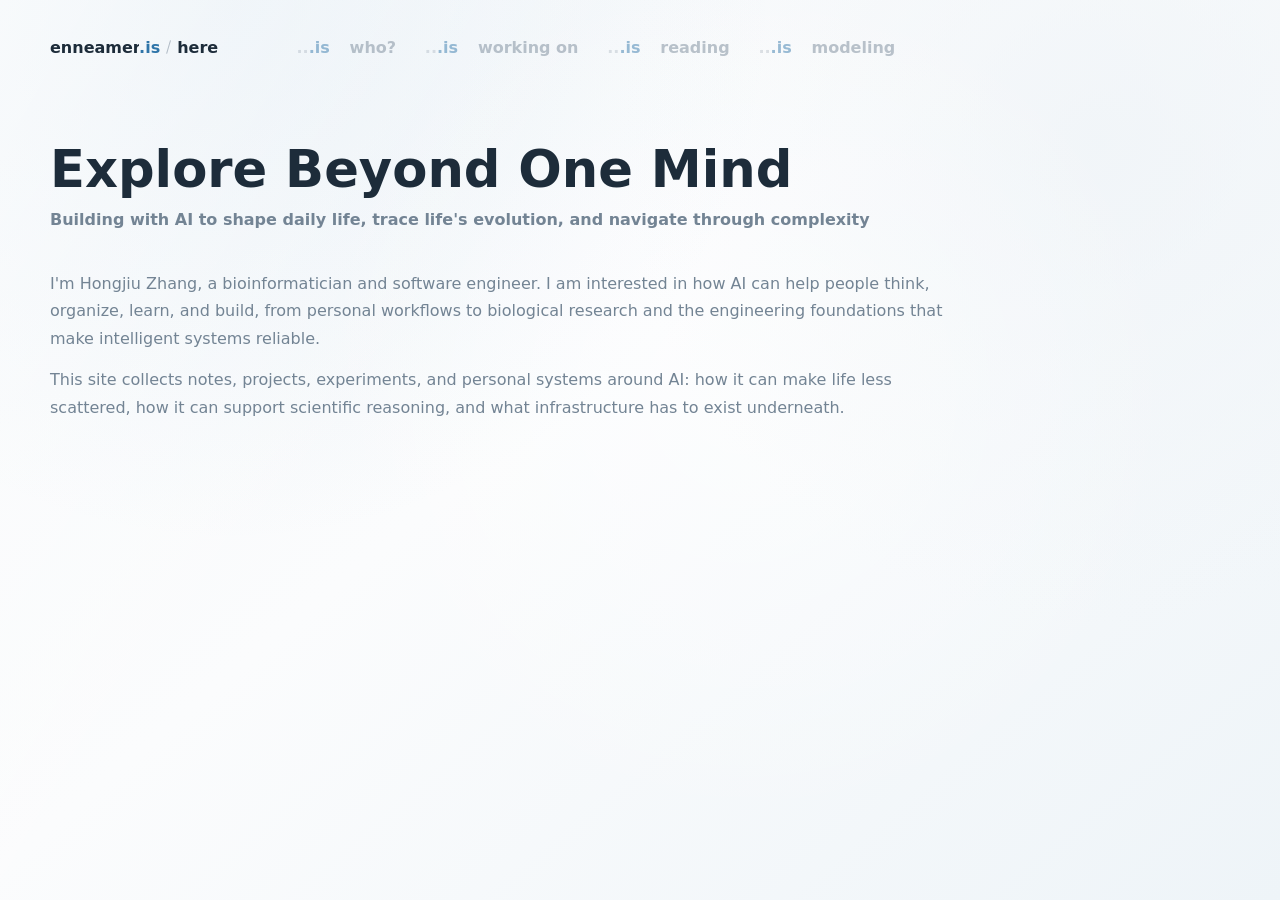
<file: index.html>
<!doctype html>
<html lang="en">
  <head>
    <meta charset="UTF-8" />
    <meta name="viewport" content="width=device-width, initial-scale=1.0" />
    <meta http-equiv="refresh" content="0; url=/here/" />
    <link rel="canonical" href="https://enneamer.is/here/" />
    <title>Enneamer</title>
  </head>
  <body>
    <script>
      window.location.replace('/here/')
    </script>
  </body>
</html>
</file>
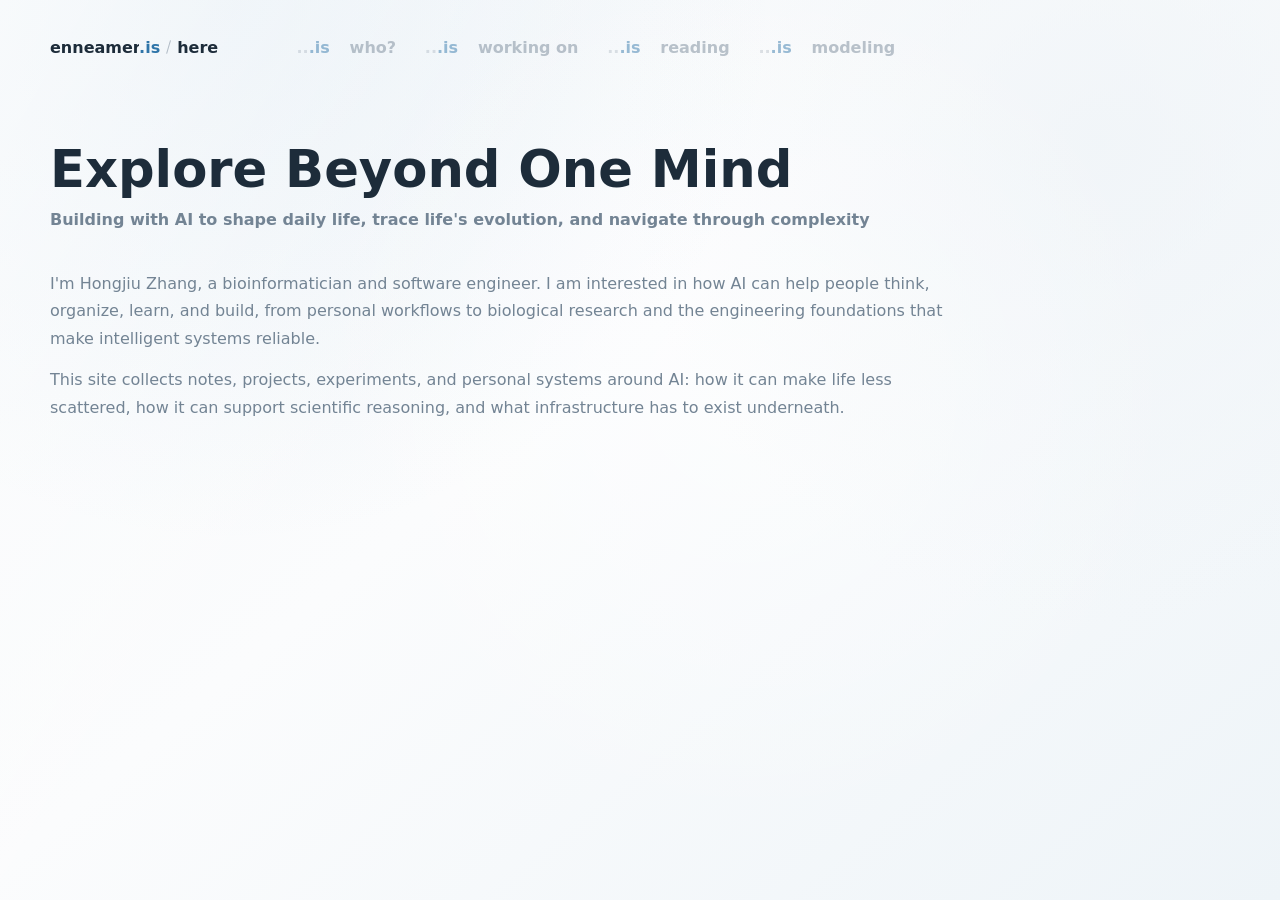
<file: here/index.html>
<!doctype html>
<html lang="en">
  <head>
    <meta charset="UTF-8" />
    <meta name="viewport" content="width=device-width, initial-scale=1.0" />
    <meta name="description" content="Personal website for Enneamer." />
    <link rel="canonical" href="https://enneamer.is/here/" />
    <title>Enneamer / here</title>
    <script type="module" crossorigin src="/assets/here-BlSwPF7W.js"></script>
    <link rel="stylesheet" crossorigin href="/assets/here-KXwyFmQe.css">
  </head>
  <body>
    <div id="app"></div>
  </body>
</html>
</file>
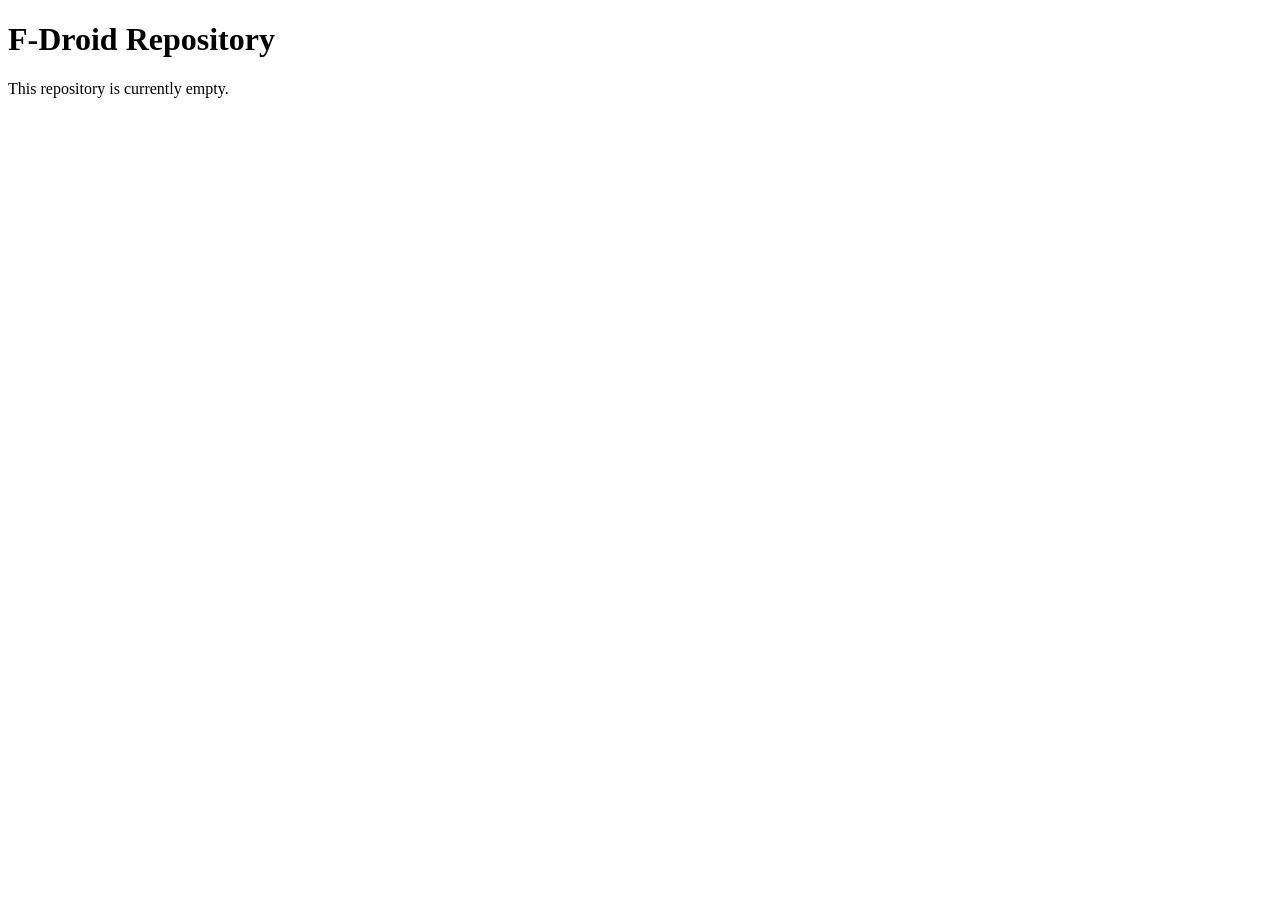
<file: serving/f-droid-repo/index.html>
<!doctype html>
<html lang="en">
  <head>
    <meta charset="UTF-8" />
    <meta name="viewport" content="width=device-width, initial-scale=1.0" />
    <title>F-Droid Repository</title>
  </head>
  <body>
    <h1>F-Droid Repository</h1>
    <p>This repository is currently empty.</p>
  </body>
</html>
</file>
<file: assets/here-KXwyFmQe.css>
.hud-shell[data-v-1542a9cf]{background:radial-gradient(circle at 18% 0,#82b0d61f,#0000 34rem),radial-gradient(circle at 86% 16%,#eef3f7b8,#0000 30rem),linear-gradient(140deg,#f5f8fa 0%,#fbfcfd 44%,#eef4f8 100%);min-height:100vh;position:relative;overflow:hidden}.hud-shell[data-v-1542a9cf]:before{z-index:0;pointer-events:none;content:"";background:linear-gradient(120deg,#ffffff94,#0000 36%),radial-gradient(circle at 58% 44%,#ffffff7a,#0000 28rem);position:absolute;inset:0}.hud-shell[data-v-1542a9cf]>*{z-index:2;position:relative}.top-nav.top-nav[data-v-b7e32c4c]{z-index:50;width:100%;margin:0 auto;padding:22px 0 10px;position:relative}.nav-inner[data-v-b7e32c4c]{justify-content:flex-start;align-items:center;gap:clamp(1.4rem,5vw,4rem);width:min(1180px,100% - 32px);margin:0 auto;display:flex}.identity[data-v-b7e32c4c],.domain-link[data-v-b7e32c4c],.desktop-route[data-v-b7e32c4c],.nav-links[data-v-b7e32c4c]{align-items:center;display:flex}.mobile-nav-toggle[data-v-b7e32c4c],.mobile-menu-shell[data-v-b7e32c4c]{display:none}.identity[data-v-b7e32c4c]{letter-spacing:0;flex:none;min-height:42px;padding-right:0;font-size:1rem;font-weight:800}.domain-link[data-v-b7e32c4c]{min-height:42px}.url-segment[data-v-b7e32c4c]{align-items:center;gap:.5rem;display:inline-flex}.desktop-route[data-v-b7e32c4c]{gap:.5rem}.domain[data-v-b7e32c4c]{align-items:center;display:inline-flex}.domain-name[data-v-b7e32c4c]{color:var(--text);display:inline-grid}.full-name[data-v-b7e32c4c],.short-name[data-v-b7e32c4c]{white-space:nowrap;grid-area:1/1;transition:max-width .25s,opacity .25s,transform .25s;overflow:hidden}.full-name[data-v-b7e32c4c]{max-width:8ch;color:var(--text);opacity:1}.short-name[data-v-b7e32c4c]{color:#6374876b;opacity:0;max-width:0}.domain-tld[data-v-b7e32c4c]{color:var(--accent)}.slash[data-v-b7e32c4c]{transform-origin:50%;background:#63748775;width:1px;height:.9em;display:inline-block;transform:rotate(16deg)}.page-title[data-v-b7e32c4c]{color:var(--text);font-weight:800}.identity .domain-name[data-v-b7e32c4c],.identity .slash[data-v-b7e32c4c],.identity .page-title[data-v-b7e32c4c],.nav-item[data-v-b7e32c4c],.nav-item[data-v-b7e32c4c]:before,.nav-prefix-compact[data-v-b7e32c4c],.nav-prefix-expanded[data-v-b7e32c4c],.nav-slash[data-v-b7e32c4c]{transition:color .25s,opacity .25s,transform .25s,background .25s}.nav-links[data-v-b7e32c4c]{justify-content:flex-start;gap:0;min-width:0;min-height:46px}.nav-item[data-v-b7e32c4c]{isolation:isolate;min-height:50px;color:var(--muted);align-items:center;gap:.5rem;padding:0 .9rem;font-size:1rem;font-weight:700;display:inline-flex;position:relative}.nav-item[data-v-b7e32c4c]:before{z-index:-1;pointer-events:none;content:"";opacity:0;-webkit-backdrop-filter:var(--glass-blur);backdrop-filter:var(--glass-blur);background:#f8fafc73;border-radius:999px;position:absolute;inset:4px 2px}.nav-prefix[data-v-b7e32c4c]{font-weight:800}.nav-prefix-compact[data-v-b7e32c4c],.nav-prefix-expanded[data-v-b7e32c4c]{white-space:nowrap;transition:max-width .25s,opacity .25s,transform .25s;display:inline-flex;overflow:hidden}.nav-prefix-compact[data-v-b7e32c4c]{opacity:1;max-width:4ch}.nav-prefix-expanded[data-v-b7e32c4c]{opacity:0;max-width:0;padding-inline:.12rem}.nav-slash[data-v-b7e32c4c]{flex:0 0 1px;transition:opacity .25s,transform .25s}.dim-dots[data-v-b7e32c4c]{color:#6374876b}.nav-item[data-v-b7e32c4c]:not(.is-disabled):hover{color:var(--text)}.nav-item[data-v-b7e32c4c]:not(.is-disabled):hover:before,.nav-item[data-v-b7e32c4c]:not(.is-disabled):focus-visible:before{opacity:1}.nav-item.is-disabled[data-v-b7e32c4c]{cursor:default;opacity:.48}:is(.nav-inner:has(.nav-item:not(.is-disabled):hover) .identity .full-name[data-v-b7e32c4c],.nav-inner:has(.nav-item:not(.is-disabled):focus-visible) .identity .full-name[data-v-b7e32c4c]){opacity:0;max-width:0;transform:translate(-.15rem)}:is(.nav-inner:has(.nav-item:not(.is-disabled):hover) .identity .short-name[data-v-b7e32c4c],.nav-inner:has(.nav-item:not(.is-disabled):focus-visible) .identity .short-name[data-v-b7e32c4c]){opacity:1;max-width:2ch}:is(.nav-inner:has(.nav-item:not(.is-disabled):hover) .identity .desktop-route .slash[data-v-b7e32c4c],.nav-inner:has(.nav-item:not(.is-disabled):focus-visible) .identity .desktop-route .slash[data-v-b7e32c4c]){opacity:0;max-width:0;transform:translate(-.25rem)}.nav-item:not(.is-disabled):hover .nav-prefix-compact[data-v-b7e32c4c],.nav-item:not(.is-disabled):focus-visible .nav-prefix-compact[data-v-b7e32c4c]{opacity:0;max-width:0;transform:translate(-.15rem)}.nav-item:not(.is-disabled):hover .nav-prefix-expanded[data-v-b7e32c4c],.nav-item:not(.is-disabled):focus-visible .nav-prefix-expanded[data-v-b7e32c4c]{opacity:1;max-width:13ch}@media (width<=680px){.nav-inner[data-v-b7e32c4c]{justify-content:stretch;align-items:start;gap:0;display:grid}.nav-links[data-v-b7e32c4c],.desktop-route[data-v-b7e32c4c]{display:none}.identity[data-v-b7e32c4c]{gap:.5rem}.mobile-nav-toggle[data-v-b7e32c4c]{min-height:40px;color:var(--text);cursor:pointer;background:0 0;border:0;border-radius:999px;align-items:center;gap:.5rem;padding:0 .72rem 0 0;font-size:1rem;font-weight:800;display:inline-flex}.summary-mark[data-v-b7e32c4c]{border-right:2px solid var(--accent);border-bottom:2px solid var(--accent);width:.42rem;height:.42rem;transition:transform .22s;transform:translateY(-.1rem)rotate(45deg)}.mobile-nav-toggle[aria-expanded=true] .summary-mark[data-v-b7e32c4c]{transform:translateY(.12rem)rotate(225deg)}.mobile-menu-shell[data-v-b7e32c4c]{opacity:0;grid-template-rows:0fr;transition:grid-template-rows .26s,opacity .22s,padding-top .26s;display:grid;overflow:hidden}.mobile-menu-shell.is-open[data-v-b7e32c4c]{opacity:1;grid-template-rows:1fr;padding-top:.35rem}.mobile-menu[data-v-b7e32c4c]{gap:.08rem;min-height:0;padding:0 0 .3rem;display:grid}.mobile-menu-item[data-v-b7e32c4c]{border-radius:var(--radius-small);width:max-content;min-height:36px;color:var(--muted);white-space:nowrap;align-items:center;gap:.5rem;padding:0 .6rem 0 0;font-size:1rem;font-weight:800;display:inline-flex}.mobile-menu-item.is-disabled[data-v-b7e32c4c]{opacity:.48}.mobile-prefix[data-v-b7e32c4c]{grid-template-columns:auto auto;align-items:center;display:inline-grid}.mobile-prefix[data-v-b7e32c4c]:before{visibility:hidden;content:"enneamer";grid-area:1/1}.mobile-prefix .dim-dots[data-v-b7e32c4c]{grid-area:1/1;justify-self:end}.mobile-prefix .domain-tld[data-v-b7e32c4c]{grid-area:1/2}.mobile-label[data-v-b7e32c4c]{margin-left:calc(.5rem + 1px)}.mobile-menu-item[data-v-b7e32c4c]:not(.is-disabled):hover,.mobile-menu-item[data-v-b7e32c4c]:not(.is-disabled):focus-visible{color:var(--text);background:#eef5f9e6;outline:none}}.home-grid[data-v-210fb3b0]{width:min(1180px,100% - 32px);min-height:calc(100vh - 118px);margin:28px auto 0;padding-bottom:32px;display:block}h1[data-v-210fb3b0],h2[data-v-210fb3b0],h3[data-v-210fb3b0],p[data-v-210fb3b0]{margin-top:0}h1[data-v-210fb3b0]{max-width:1080px;margin-bottom:.7rem;font-size:clamp(1.9rem,4vw,3.25rem);line-height:1}.subtitle[data-v-210fb3b0]{color:var(--accent-2);margin-bottom:.9rem;font-size:clamp(1.05rem,2vw,1.45rem);font-weight:700}.profile-subject[data-v-210fb3b0]{gap:1.35rem;max-width:1080px;display:grid}.profile-subject p[data-v-210fb3b0]{max-width:920px;color:var(--muted);font-size:1rem;line-height:1.72}.profile-title[data-v-210fb3b0]{max-width:1080px;padding:34px 0 0}.profile-body[data-v-210fb3b0]{grid-template-columns:minmax(0,1fr);align-items:end;gap:clamp(1rem,3vw,2rem);display:grid}.profile-copy[data-v-210fb3b0]{flex-direction:column;justify-content:center;padding:0;display:flex}.profile-note[data-v-210fb3b0]{margin-bottom:.85rem}.profile-note[data-v-210fb3b0]:last-child{margin-bottom:0}@media (width<=980px){.home-grid[data-v-210fb3b0]{min-height:0;padding-bottom:32px}}@media (width<=760px){.profile-subject[data-v-210fb3b0]{gap:1rem}.profile-title[data-v-210fb3b0]{padding-top:22px}.profile-body[data-v-210fb3b0]{grid-template-columns:1fr}}:root{color:#1d2c3a;font-synthesis:none;text-rendering:optimizelegibility;-webkit-font-smoothing:antialiased;--surface:#e0ebf394;--surface-strong:#ebf2f7b8;--surface-soft:#d8e5ee75;--panel-surface:#bcdaecb8;--panel-text:#163044;--panel-muted:#426377;--panel-accent:#0f6794;--panel-accent-2:#2c7ba8;--panel-divider:#2f75a947;--text:#1d2c3a;--muted:#738494;--accent:#2f75a9;--accent-2:#6a9fc4;--alert:#c95252;--shadow:0 22px 70px #556e841c;--shadow-soft:0 14px 34px #556e8418, 0 2px 10px #556e840e;--reflection-edge:inset 0 2px #ffffffdb, inset 2px 0 #ffffff57, inset 0 -2px #2a41521f, inset -1px 0 #ffffff24;--radius:9px;--radius-small:6px;--glass-blur:blur(24px) saturate(1.08);background:#f7fafc;font-family:Inter,ui-sans-serif,system-ui,-apple-system,BlinkMacSystemFont,Segoe UI,sans-serif}*{box-sizing:border-box}html{background:#f7fafc;min-height:100%}body{min-width:320px;min-height:100vh;margin:0}button,input,textarea,select{font:inherit}button{color:inherit}a{color:inherit;text-decoration:none}#app{min-height:100vh}.screen-reader-only{clip:rect(0, 0, 0, 0);white-space:nowrap;border:0;width:1px;height:1px;padding:0;position:absolute;overflow:hidden}
</file>
